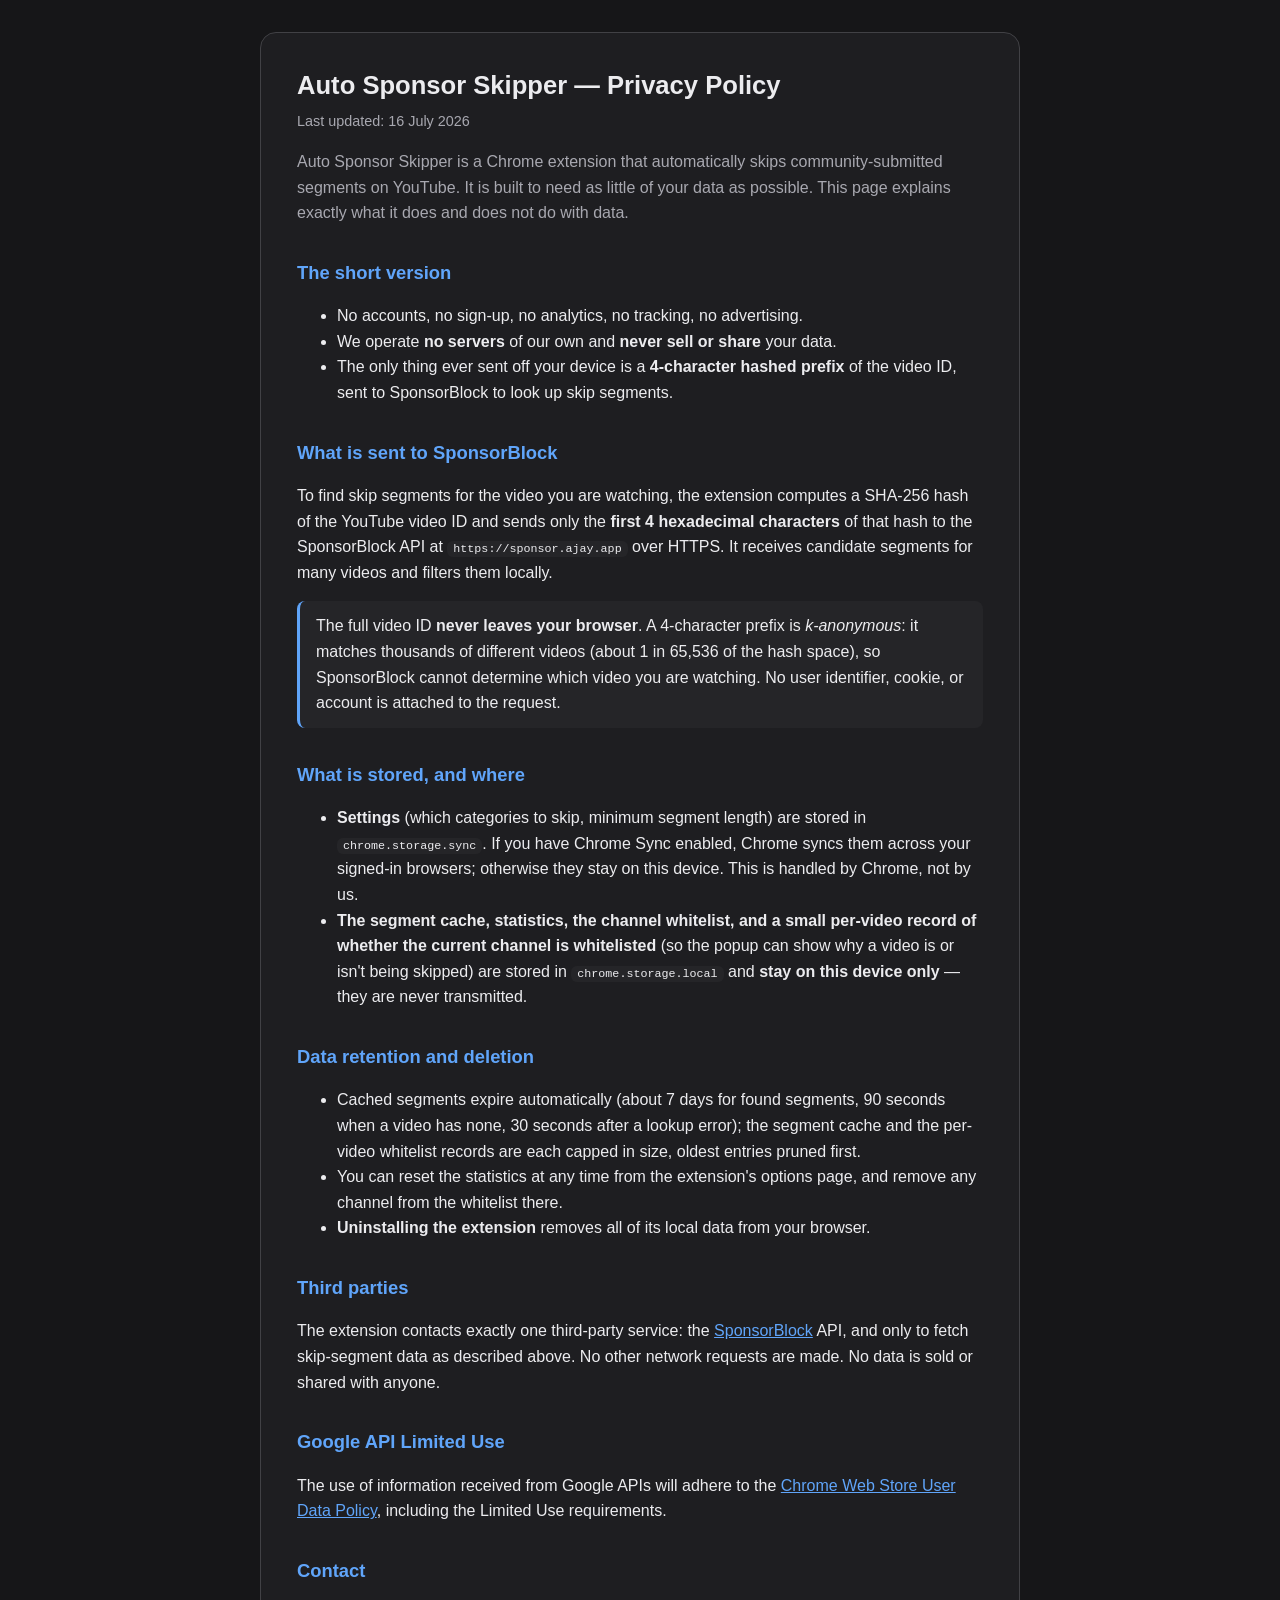
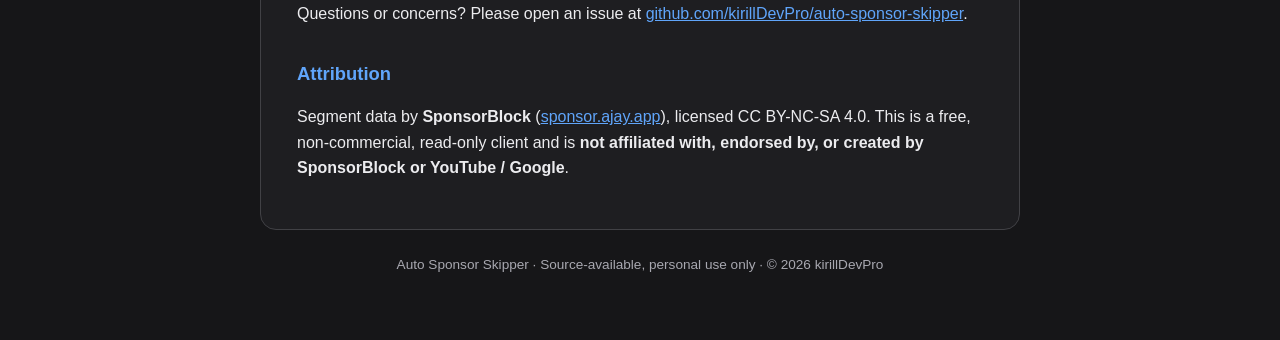
<file: docs/index.html>
<!DOCTYPE html>
<html lang="en">
<head>
<meta charset="utf-8">
<meta name="viewport" content="width=device-width, initial-scale=1">
<title>Auto Sponsor Skipper — Privacy Policy</title>
<style>
  :root {
    color-scheme: dark;
    --primary: #60A5FA;
    --bg: #161618;
    --surface: #1E1E21;
    --card: #252528;
    --on-surface: #ECECEF;
    --muted: #A8A8B0;
    --outline: #414145;
  }
  * { box-sizing: border-box; }
  body {
    margin: 0;
    padding: 32px 16px 64px;
    background: var(--bg);
    color: var(--on-surface);
    font-family: 'Google Sans', 'Roboto', -apple-system, BlinkMacSystemFont, 'Segoe UI', sans-serif;
    line-height: 1.6;
  }
  main {
    max-width: 760px;
    margin: 0 auto;
    background: var(--surface);
    border: 1px solid var(--outline);
    border-radius: 16px;
    padding: 32px 36px;
  }
  h1 { font-size: 1.6rem; margin: 0 0 4px; }
  h2 { font-size: 1.15rem; margin: 32px 0 8px; color: var(--primary); }
  a { color: var(--primary); }
  .updated { color: var(--muted); font-size: 0.9rem; margin: 0 0 16px; }
  .lead { color: var(--muted); }
  code { background: var(--card); padding: 1px 6px; border-radius: 6px; font-size: 0.9em; }
  .note { background: var(--card); border-left: 3px solid var(--primary); padding: 12px 16px; border-radius: 8px; margin: 16px 0; }
  footer { max-width: 760px; margin: 24px auto 0; color: var(--muted); font-size: 0.85rem; text-align: center; }
</style>
</head>
<body>
<main>
  <h1>Auto Sponsor Skipper — Privacy Policy</h1>
  <p class="updated">Last updated: 16 July 2026</p>
  <p class="lead">Auto Sponsor Skipper is a Chrome extension that automatically skips community-submitted segments on YouTube. It is built to need as little of your data as possible. This page explains exactly what it does and does not do with data.</p>

  <h2>The short version</h2>
  <ul>
    <li>No accounts, no sign-up, no analytics, no tracking, no advertising.</li>
    <li>We operate <strong>no servers</strong> of our own and <strong>never sell or share</strong> your data.</li>
    <li>The only thing ever sent off your device is a <strong>4-character hashed prefix</strong> of the video ID, sent to SponsorBlock to look up skip segments.</li>
  </ul>

  <h2>What is sent to SponsorBlock</h2>
  <p>To find skip segments for the video you are watching, the extension computes a SHA-256 hash of the YouTube video ID and sends only the <strong>first 4 hexadecimal characters</strong> of that hash to the SponsorBlock API at <code>https://sponsor.ajay.app</code> over HTTPS. It receives candidate segments for many videos and filters them locally.</p>
  <div class="note">The full video ID <strong>never leaves your browser</strong>. A 4-character prefix is <em>k-anonymous</em>: it matches thousands of different videos (about 1 in 65,536 of the hash space), so SponsorBlock cannot determine which video you are watching. No user identifier, cookie, or account is attached to the request.</div>

  <h2>What is stored, and where</h2>
  <ul>
    <li><strong>Settings</strong> (which categories to skip, minimum segment length) are stored in <code>chrome.storage.sync</code>. If you have Chrome Sync enabled, Chrome syncs them across your signed-in browsers; otherwise they stay on this device. This is handled by Chrome, not by us.</li>
    <li><strong>The segment cache, statistics, the channel whitelist, and a small per-video record of whether the current channel is whitelisted</strong> (so the popup can show why a video is or isn't being skipped) are stored in <code>chrome.storage.local</code> and <strong>stay on this device only</strong> — they are never transmitted.</li>
  </ul>

  <h2>Data retention and deletion</h2>
  <ul>
    <li>Cached segments expire automatically (about 7 days for found segments, 90 seconds when a video has none, 30 seconds after a lookup error); the segment cache and the per-video whitelist records are each capped in size, oldest entries pruned first.</li>
    <li>You can reset the statistics at any time from the extension's options page, and remove any channel from the whitelist there.</li>
    <li><strong>Uninstalling the extension</strong> removes all of its local data from your browser.</li>
  </ul>

  <h2>Third parties</h2>
  <p>The extension contacts exactly one third-party service: the <a href="https://sponsor.ajay.app">SponsorBlock</a> API, and only to fetch skip-segment data as described above. No other network requests are made. No data is sold or shared with anyone.</p>

  <h2>Google API Limited Use</h2>
  <p>The use of information received from Google APIs will adhere to the <a href="https://developer.chrome.com/docs/webstore/program-policies/limited-use">Chrome Web Store User Data Policy</a>, including the Limited Use requirements.</p>

  <h2>Contact</h2>
  <p>Questions or concerns? Please open an issue at <a href="https://github.com/kirillDevPro/auto-sponsor-skipper">github.com/kirillDevPro/auto-sponsor-skipper</a>.</p>

  <h2>Attribution</h2>
  <p>Segment data by <strong>SponsorBlock</strong> (<a href="https://sponsor.ajay.app">sponsor.ajay.app</a>), licensed CC BY-NC-SA 4.0. This is a free, non-commercial, read-only client and is <strong>not affiliated with, endorsed by, or created by SponsorBlock or YouTube / Google</strong>.</p>
</main>
<footer>Auto Sponsor Skipper · Source-available, personal use only · © 2026 kirillDevPro</footer>
</body>
</html>
</file>
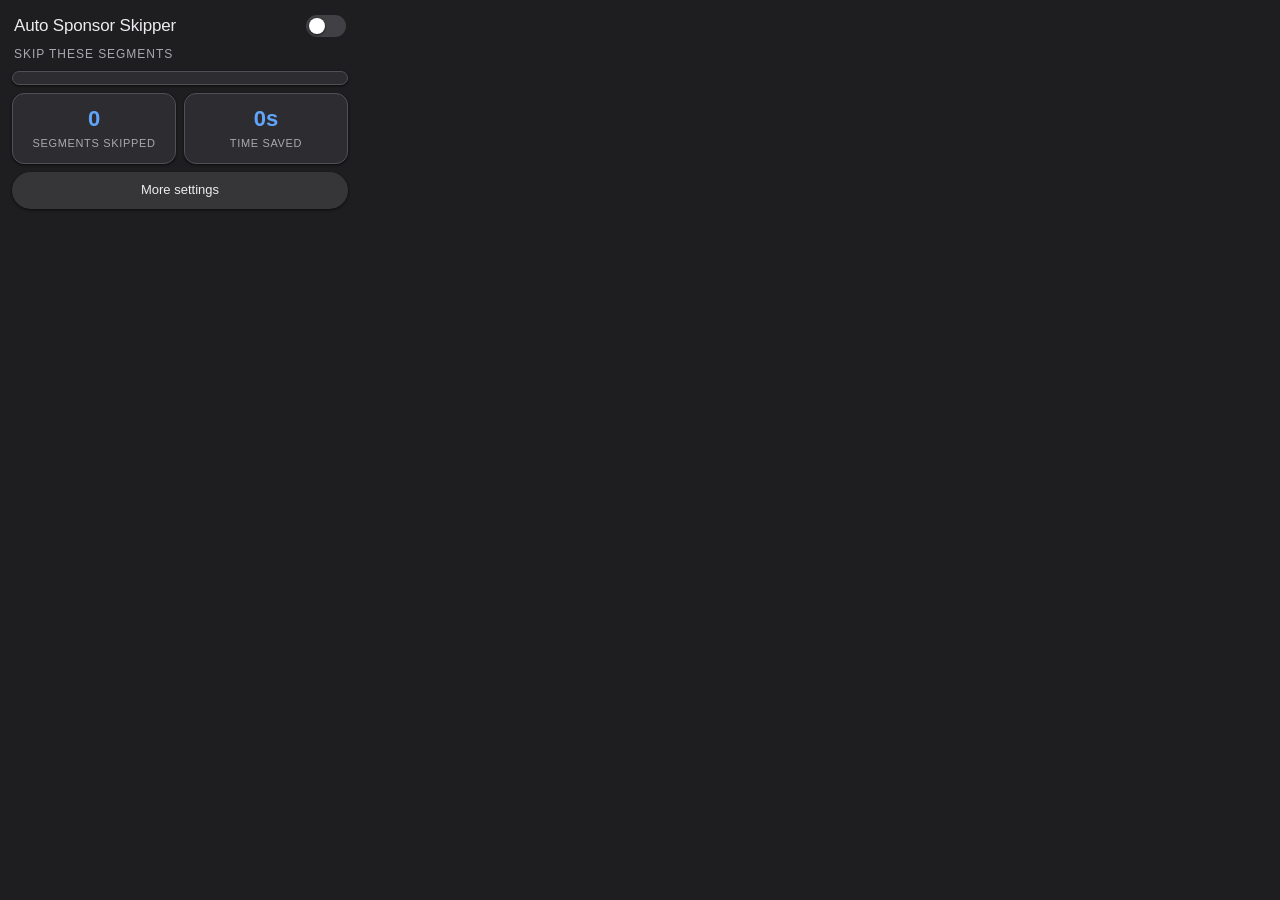
<file: popup/popup.html>
<!doctype html>
<html>
  <head>
    <meta charset="utf-8" />
    <link rel="stylesheet" href="popup.css" />
  </head>
  <body>
    <header>
      <h1 data-i18n="extName">Auto Sponsor Skipper</h1>
      <label class="switch" data-i18n-title="popup_enabled">
        <input type="checkbox" id="enabled" />
        <span class="slider"></span>
      </label>
    </header>

    <p id="video-status" class="video-status" hidden></p>

    <h2 data-i18n="popup_categories">Skip these segments</h2>
    <div id="categories"></div>

    <div class="counter">
      <div class="tile">
        <span class="num" id="skipped-count">0</span>
        <span class="lbl" data-i18n="popup_skipped">Segments skipped</span>
      </div>
      <div class="tile">
        <span class="num" id="saved-time">0s</span>
        <span class="lbl" data-i18n="popup_time_saved">Time saved</span>
      </div>
    </div>

    <footer>
      <button class="link" id="open-settings" data-i18n="popup_open_settings">More settings</button>
    </footer>

    <script type="module" src="popup.js"></script>
  </body>
</html>
</file>
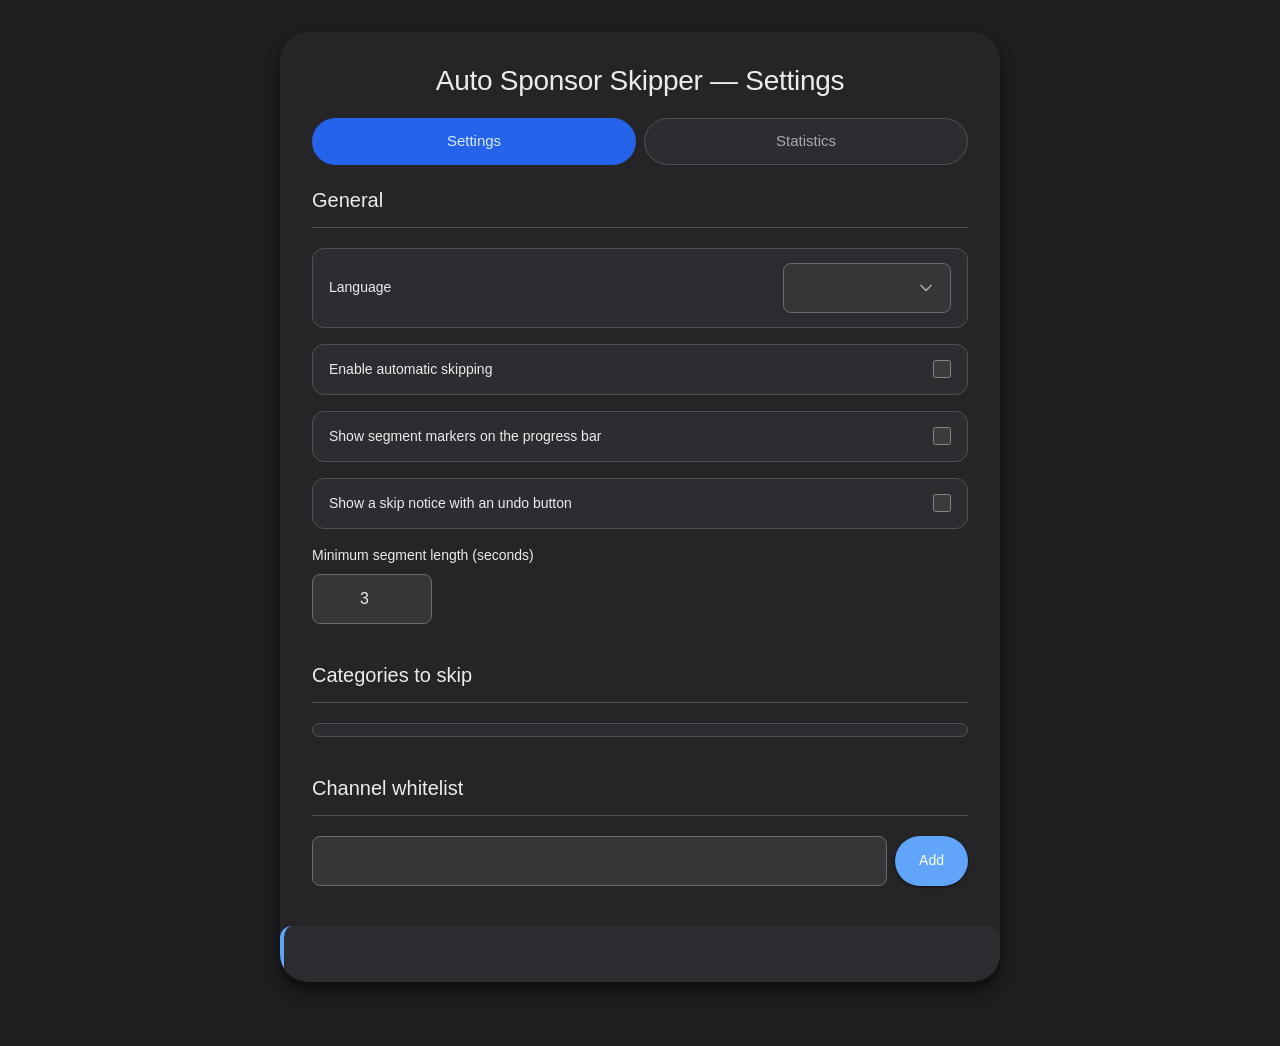
<file: settings/settings.html>
<!doctype html>
<html>
  <head>
    <meta charset="utf-8" />
    <link rel="stylesheet" href="settings.css" />
  </head>
  <body>
    <main>
      <h1 data-i18n="settings_title">Auto Sponsor Skipper — Settings</h1>

      <nav class="tabs" role="tablist">
        <button class="tab active" id="tab-settings" data-tab="settings" role="tab"
                aria-selected="true" aria-controls="panel-settings" data-i18n="tab_settings">Settings</button>
        <button class="tab" id="tab-statistics" data-tab="statistics" role="tab"
                aria-selected="false" aria-controls="panel-statistics" data-i18n="tab_statistics">Statistics</button>
      </nav>

      <div class="tab-panel active" id="panel-settings" data-panel="settings" role="tabpanel" aria-labelledby="tab-settings">
        <section>
          <h2 data-i18n="settings_general">General</h2>
          <div class="field">
            <label class="block" for="ui-language" data-i18n="settings_language">Language</label>
            <select id="ui-language"></select>
          </div>
          <div class="field">
            <label class="block" for="enabled" data-i18n="settings_enabled">Enable automatic skipping</label>
            <input type="checkbox" id="enabled" />
          </div>
          <div class="field">
            <label class="block" for="show-timeline-markers" data-i18n="settings_timeline_markers">Show segment markers on the progress bar</label>
            <input type="checkbox" id="show-timeline-markers" />
          </div>
          <div class="field">
            <label class="block" for="show-skip-notice" data-i18n="settings_skip_notice">Show a skip notice with an undo button</label>
            <input type="checkbox" id="show-skip-notice" />
          </div>
          <div>
            <label class="block" for="min-length" data-i18n="settings_min_length">Minimum segment length (seconds)</label>
            <div class="hint" data-i18n="settings_min_length_hint"></div>
            <input type="number" id="min-length" min="0" step="1" value="3" />
            <span class="saved" id="general-saved" data-i18n="settings_saved">Saved</span>
          </div>
        </section>

        <section>
          <h2 data-i18n="settings_categories">Categories to skip</h2>
          <div id="categories"></div>
        </section>

        <section>
          <h2 data-i18n="settings_whitelist">Channel whitelist</h2>
          <div class="hint" data-i18n="settings_whitelist_hint"></div>
          <div class="wl-add">
            <input type="text" id="wl-input" data-i18n-placeholder="settings_whitelist_placeholder" />
            <button id="wl-add" data-i18n="settings_whitelist_add">Add</button>
          </div>
          <ul class="wl" id="wl-list"></ul>
        </section>

        <section class="about">
          <p data-i18n="attribution"></p>
          <p data-i18n="not_affiliated"></p>
          <p data-i18n="privacy_note"></p>
        </section>
      </div>

      <div class="tab-panel" id="panel-statistics" data-panel="statistics" role="tabpanel" aria-labelledby="tab-statistics">
        <section>
          <h2 data-i18n="settings_stats">Statistics</h2>
          <div class="stats">
            <div class="stat"><div class="num" id="stat-count">0</div><div class="lbl" data-i18n="settings_stats_count">Segments skipped</div></div>
            <div class="stat"><div class="num" id="stat-time">0s</div><div class="lbl" data-i18n="settings_stats_time">Time saved</div></div>
          </div>
          <button class="secondary" id="stat-reset" data-i18n="settings_stats_reset">Reset statistics</button>
        </section>
      </div>
    </main>

    <script type="module" src="settings.js"></script>
  </body>
</html>
</file>
<file: popup/popup.css>
/* ============================================
   POPUP STYLES - MATERIAL DESIGN 3 (dark only)
   Shared visual language with "Pages Auto Updater":
   one fixed dark palette, blue primary, pill buttons,
   elevated surface cards.
   ============================================ */

:root {
  color-scheme: dark;

  /* Primary */
  --md-sys-color-primary: #60A5FA;
  --md-sys-color-on-primary: #FFFFFF;
  --md-sys-color-primary-container: #2563EB;
  --md-sys-color-on-primary-container: #DBEAFE;

  /* Surface */
  --md-sys-color-surface: #1E1E21;
  --md-sys-color-surface-container-lowest: #161618;
  --md-sys-color-surface-container-low: #252528;
  --md-sys-color-surface-container: #2D2D31;
  --md-sys-color-surface-container-high: #363639;
  --md-sys-color-surface-container-highest: #414145;
  --md-sys-color-on-surface: #ECECEF;
  --md-sys-color-on-surface-variant: #A8A8B0;

  /* Outline */
  --md-sys-color-outline: #6B6B75;
  --md-sys-color-outline-variant: #505058;

  /* Elevation shadows */
  --md-sys-elevation-1: 0 1px 3px rgba(0, 0, 0, 0.4), 0 1px 2px rgba(0, 0, 0, 0.3);
  --md-sys-elevation-2: 0 4px 6px rgba(0, 0, 0, 0.4), 0 2px 4px rgba(0, 0, 0, 0.3);

  /* Motion */
  --md-sys-motion-easing-standard: cubic-bezier(0.2, 0, 0, 1);
  --md-sys-motion-duration-short: 150ms;

  /* Shape */
  --md-sys-shape-corner-small: 8px;
  --md-sys-shape-corner-medium: 12px;
  --md-sys-shape-corner-full: 100px;
}

* { box-sizing: border-box; }

html, body {
  height: auto;
  overflow: hidden;
}

body {
  width: 360px;
  margin: 0;
  padding: 12px;
  font-family: 'Google Sans', 'Roboto', -apple-system, BlinkMacSystemFont, 'Segoe UI', sans-serif;
  font-size: 13px;
  line-height: 1.4;
  color: var(--md-sys-color-on-surface);
  background-color: var(--md-sys-color-surface);
  -webkit-font-smoothing: antialiased;
  display: flex;
  flex-direction: column;
  gap: 8px;
}

/* === HEADER === */
header {
  display: flex;
  align-items: center;
  justify-content: space-between;
  gap: 8px;
  padding: 2px 2px 0;
  margin: 0;
}

header h1 {
  font-size: 1.0625rem;
  font-weight: 500;
  margin: 0;
  letter-spacing: -0.01em;
  color: var(--md-sys-color-on-surface);
}

/* === MASTER TOGGLE SWITCH === */
.switch {
  position: relative;
  display: inline-block;
  width: 40px;
  height: 22px;
  flex: none;
}

.switch input {
  opacity: 0;
  width: 0;
  height: 0;
}

.slider {
  position: absolute;
  inset: 0;
  cursor: pointer;
  border-radius: var(--md-sys-shape-corner-full);
  background-color: var(--md-sys-color-surface-container-highest);
  transition: background-color var(--md-sys-motion-duration-short) var(--md-sys-motion-easing-standard);
}

.slider::before {
  content: "";
  position: absolute;
  height: 16px;
  width: 16px;
  left: 3px;
  top: 3px;
  background-color: #FFFFFF;
  border-radius: 50%;
  box-shadow: var(--md-sys-elevation-1);
  transition: transform var(--md-sys-motion-duration-short) var(--md-sys-motion-easing-standard);
}

.switch input:checked + .slider { background-color: var(--md-sys-color-primary); }
.switch input:checked + .slider::before { transform: translateX(18px); }

/* === SECTION HEADING === */
h2 {
  font-size: 0.75rem;
  font-weight: 500;
  color: var(--md-sys-color-on-surface-variant);
  margin: 0;
  padding: 0 2px;
  text-transform: uppercase;
  letter-spacing: 0.08em;
}

/* === VIDEO STATUS LINE (current tab's SponsorBlock status) === */
.video-status {
  background-color: var(--md-sys-color-surface-container);
  border: 1px solid var(--md-sys-color-outline-variant);
  border-radius: var(--md-sys-shape-corner-medium);
  box-shadow: var(--md-sys-elevation-1);
  margin: 0;
  padding: 8px 12px;
  font-size: 0.8125rem;
  color: var(--md-sys-color-on-surface-variant);
}

/* === CATEGORIES CARD === */
#categories {
  background-color: var(--md-sys-color-surface-container);
  border: 1px solid var(--md-sys-color-outline-variant);
  border-radius: var(--md-sys-shape-corner-medium);
  box-shadow: var(--md-sys-elevation-1);
  padding: 6px 12px;
}

.cat {
  display: flex;
  align-items: center;
  gap: 10px;
  padding: 6px 0;
}

.cat input[type="checkbox"] {
  width: 16px;
  height: 16px;
  margin: 0;
  accent-color: var(--md-sys-color-primary);
  cursor: pointer;
}

/* Category color dot — fill set inline from CATEGORIES[].color (matches the
   timeline marker). Kept in sync with settings/settings.css .cat-dot. */
.cat-dot {
  flex: 0 0 auto;
  width: 10px;
  height: 10px;
  border-radius: 50%;
}

.cat label {
  flex: 1;
  font-size: 0.8125rem;
  color: var(--md-sys-color-on-surface);
  cursor: pointer;
}

/* === STAT TILES (segments skipped | time saved) === */
.counter {
  display: grid;
  grid-template-columns: repeat(2, 1fr);
  gap: 8px;
}

.tile {
  background-color: var(--md-sys-color-surface-container);
  border: 1px solid var(--md-sys-color-outline-variant);
  border-radius: var(--md-sys-shape-corner-medium);
  box-shadow: var(--md-sys-elevation-1);
  padding: 12px 10px;
  display: flex;
  flex-direction: column;
  align-items: center;
  gap: 4px;
  text-align: center;
}

.tile .num {
  font-size: 1.375rem;
  font-weight: 600;
  color: var(--md-sys-color-primary);
  font-variant-numeric: tabular-nums;
  line-height: 1.2;
}

.tile .lbl {
  color: var(--md-sys-color-on-surface-variant);
  font-size: 0.6875rem;
  font-weight: 500;
  text-transform: uppercase;
  letter-spacing: 0.06em;
}

/* === FOOTER (MD3 tonal button) === */
footer {
  margin: 0;
  padding: 0;
}

button.link {
  display: block;
  width: 100%;
  font: inherit;
  font-size: 0.8125rem;
  font-weight: 500;
  padding: 9px 16px;
  border: none;
  border-radius: var(--md-sys-shape-corner-full);
  background-color: var(--md-sys-color-surface-container-high);
  color: var(--md-sys-color-on-surface);
  cursor: pointer;
  text-decoration: none;
  box-shadow: var(--md-sys-elevation-1);
  transition: background-color var(--md-sys-motion-duration-short) var(--md-sys-motion-easing-standard),
              box-shadow var(--md-sys-motion-duration-short) var(--md-sys-motion-easing-standard);
}

button.link:hover {
  background-color: var(--md-sys-color-surface-container-highest);
  box-shadow: var(--md-sys-elevation-2);
}

button.link:active { transform: scale(0.99); }

/* === DISABLED (master off) === */
body.disabled #categories,
body.disabled .counter {
  opacity: 0.5;
}
</file>
<file: settings/settings.css>
/* ============================================
   SETTINGS STYLES - MATERIAL DESIGN 3 (dark only)
   Shared visual language with "Pages Auto Updater":
   one fixed dark palette, blue primary, pill buttons,
   an elevated container card with bordered section headings.
   ============================================ */

:root {
  color-scheme: dark;

  /* Primary */
  --md-sys-color-primary: #60A5FA;
  --md-sys-color-on-primary: #FFFFFF;
  --md-sys-color-primary-container: #2563EB;
  --md-sys-color-on-primary-container: #DBEAFE;

  /* Surface */
  --md-sys-color-surface: #1E1E21;
  --md-sys-color-surface-container-lowest: #161618;
  --md-sys-color-surface-container-low: #252528;
  --md-sys-color-surface-container: #2D2D31;
  --md-sys-color-surface-container-high: #363639;
  --md-sys-color-surface-container-highest: #414145;
  --md-sys-color-on-surface: #ECECEF;
  --md-sys-color-on-surface-variant: #A8A8B0;

  /* Outline */
  --md-sys-color-outline: #6B6B75;
  --md-sys-color-outline-variant: #505058;

  /* Semantic */
  --md-sys-color-error: #EF4444;
  --md-sys-color-on-error: #FFFFFF;

  /* Elevation shadows */
  --md-sys-elevation-1: 0 1px 3px rgba(0, 0, 0, 0.4), 0 1px 2px rgba(0, 0, 0, 0.3);
  --md-sys-elevation-2: 0 4px 6px rgba(0, 0, 0, 0.4), 0 2px 4px rgba(0, 0, 0, 0.3);
  --md-sys-elevation-3: 0 10px 15px rgba(0, 0, 0, 0.4), 0 4px 6px rgba(0, 0, 0, 0.3);

  /* Motion */
  --md-sys-motion-easing-standard: cubic-bezier(0.2, 0, 0, 1);
  --md-sys-motion-duration-short: 150ms;

  /* Shape */
  --md-sys-shape-corner-small: 8px;
  --md-sys-shape-corner-medium: 12px;
  --md-sys-shape-corner-large: 16px;
  --md-sys-shape-corner-extra-large: 28px;
  --md-sys-shape-corner-full: 100px;
}

* { box-sizing: border-box; }

body {
  margin: 0;
  padding: 32px 16px 64px;
  font-family: 'Google Sans', 'Roboto', -apple-system, BlinkMacSystemFont, 'Segoe UI', sans-serif;
  font-size: 14px;
  line-height: 1.5;
  color: var(--md-sys-color-on-surface);
  background-color: var(--md-sys-color-surface);
  -webkit-font-smoothing: antialiased;
}

/* === CONTAINER CARD === */
main {
  max-width: 720px;
  margin: 0 auto;
  background-color: var(--md-sys-color-surface-container-low);
  border-radius: var(--md-sys-shape-corner-extra-large);
  box-shadow: var(--md-sys-elevation-3);
  overflow: hidden;
  padding: 0;
}

h1 {
  font-size: 1.75rem;
  font-weight: 400;
  text-align: center;
  margin: 0;
  padding: 28px 32px 12px;
  color: var(--md-sys-color-on-surface);
  letter-spacing: -0.01em;
}

/* === TABS (Settings | Statistics) === */
.tabs {
  display: flex;
  gap: 8px;
  padding: 4px 32px 8px;
}

.tab {
  flex: 1;
  font: inherit;
  font-size: 0.9375rem;
  font-weight: 500;
  padding: 11px 16px;
  border: 1px solid var(--md-sys-color-outline-variant);
  border-radius: var(--md-sys-shape-corner-full);
  background-color: var(--md-sys-color-surface-container);
  color: var(--md-sys-color-on-surface-variant);
  cursor: pointer;
  box-shadow: none;
  transition: background-color var(--md-sys-motion-duration-short) var(--md-sys-motion-easing-standard),
              color var(--md-sys-motion-duration-short) var(--md-sys-motion-easing-standard);
}

/* Neutralize the global button ripple overlay for the tab chips. */
.tab::before { display: none; }

.tab:hover {
  background-color: var(--md-sys-color-surface-container-high);
  box-shadow: none;
}

.tab.active {
  background-color: var(--md-sys-color-primary-container);
  color: var(--md-sys-color-on-primary-container);
  border-color: transparent;
}

.tab.active:hover { background-color: var(--md-sys-color-primary-container); }

/* === TAB PANELS === */
.tab-panel { display: none; }
.tab-panel.active { display: block; }

/* === SECTIONS === */
section {
  padding: 12px 32px 24px;
  margin: 0;
}

section:last-child {
  padding-bottom: 32px;
}

section h2 {
  font-size: 1.25rem;
  font-weight: 500;
  color: var(--md-sys-color-on-surface);
  margin: 0 0 20px;
  padding-bottom: 12px;
  border-bottom: 1px solid var(--md-sys-color-outline-variant);
}

/* === LABELS & HINTS === */
label.block {
  display: block;
  margin-bottom: 8px;
  font-weight: 500;
  font-size: 0.875rem;
  color: var(--md-sys-color-on-surface);
}

.hint {
  color: var(--md-sys-color-on-surface-variant);
  font-size: 0.8125rem;
  margin: 2px 0 8px;
  line-height: 1.4;
}

/* === ENABLE ROW (checkbox card) === */
.field {
  display: flex;
  align-items: center;
  justify-content: space-between;
  gap: 16px;
  padding: 14px 16px;
  margin-bottom: 16px;
  background-color: var(--md-sys-color-surface-container);
  border: 1px solid var(--md-sys-color-outline-variant);
  border-radius: var(--md-sys-shape-corner-medium);
  transition: background-color var(--md-sys-motion-duration-short) var(--md-sys-motion-easing-standard),
              border-color var(--md-sys-motion-duration-short) var(--md-sys-motion-easing-standard);
}

.field:hover {
  background-color: var(--md-sys-color-surface-container-high);
  border-color: var(--md-sys-color-outline);
}

.field label.block {
  flex: 1;
  margin-bottom: 0;
  cursor: pointer;
}

/* === INPUTS (MD3 outlined, filled surface in dark) === */
input[type="number"],
input[type="text"] {
  font: inherit;
  font-size: 1rem;
  color: var(--md-sys-color-on-surface);
  background-color: var(--md-sys-color-surface-container-high);
  border: 1px solid var(--md-sys-color-outline);
  border-radius: var(--md-sys-shape-corner-small);
  padding: 12px 14px;
  transition: border-color var(--md-sys-motion-duration-short) var(--md-sys-motion-easing-standard);
}

input[type="number"]:hover,
input[type="text"]:hover {
  border-color: var(--md-sys-color-on-surface);
}

input[type="number"]:focus,
input[type="text"]:focus {
  outline: none;
  border-color: var(--md-sys-color-primary);
  border-width: 2px;
  padding: 11px 13px;
}

/* Language selector — MD3 outlined field with a custom chevron (native arrow
   removed via appearance:none; the chevron is an inline data-URI SVG so no
   external asset / web_accessible_resource is needed). */
select {
  font: inherit;
  font-size: 1rem;
  color: var(--md-sys-color-on-surface);
  background-color: var(--md-sys-color-surface-container-high);
  border: 1px solid var(--md-sys-color-outline);
  border-radius: var(--md-sys-shape-corner-small);
  padding: 12px 42px 12px 14px;
  min-width: 168px;
  cursor: pointer;
  appearance: none;
  -webkit-appearance: none;
  background-image: url("data:image/svg+xml,%3Csvg xmlns='http://www.w3.org/2000/svg' width='20' height='20' viewBox='0 0 24 24' fill='none' stroke='%23A8A8B0' stroke-width='2' stroke-linecap='round' stroke-linejoin='round'%3E%3Cpolyline points='6 9 12 15 18 9'/%3E%3C/svg%3E");
  background-repeat: no-repeat;
  background-position: right 14px center;
  transition: border-color var(--md-sys-motion-duration-short) var(--md-sys-motion-easing-standard);
}

select:hover { border-color: var(--md-sys-color-on-surface); }

select:focus {
  outline: none;
  border-color: var(--md-sys-color-primary);
  border-width: 2px;
  padding: 11px 41px 11px 13px;
}

input[type="number"] {
  width: 120px;
  text-align: center;
}

input[type="checkbox"] {
  width: 18px;
  height: 18px;
  margin: 0;
  flex-shrink: 0;
  accent-color: var(--md-sys-color-primary);
  cursor: pointer;
}

/* === CATEGORIES CARD === */
#categories {
  background-color: var(--md-sys-color-surface-container);
  border: 1px solid var(--md-sys-color-outline-variant);
  border-radius: var(--md-sys-shape-corner-medium);
  padding: 6px 16px;
}

.cat {
  display: flex;
  align-items: center;
  gap: 12px;
  padding: 8px 0;
}

/* Category color dot — fill set inline from CATEGORIES[].color (matches the
   timeline marker). Kept in sync with popup/popup.css .cat-dot. */
.cat-dot {
  flex: 0 0 auto;
  width: 10px;
  height: 10px;
  border-radius: 50%;
}

.cat label {
  flex: 1;
  font-size: 0.875rem;
  color: var(--md-sys-color-on-surface);
  cursor: pointer;
}

/* === MD3 BUTTONS === */
button {
  font: inherit;
  font-size: 0.875rem;
  font-weight: 500;
  border: none;
  border-radius: var(--md-sys-shape-corner-full);
  background-color: var(--md-sys-color-primary);
  color: var(--md-sys-color-on-primary);
  padding: 12px 24px;
  cursor: pointer;
  box-shadow: var(--md-sys-elevation-1);
  transition: box-shadow var(--md-sys-motion-duration-short) var(--md-sys-motion-easing-standard),
              transform var(--md-sys-motion-duration-short) var(--md-sys-motion-easing-standard);
  position: relative;
  overflow: hidden;
}

button::before {
  content: '';
  position: absolute;
  inset: 0;
  background-color: #FFFFFF;
  opacity: 0;
  transition: opacity var(--md-sys-motion-duration-short) var(--md-sys-motion-easing-standard);
}

button:hover { box-shadow: var(--md-sys-elevation-2); }
button:hover::before { opacity: 0.08; }
button:active { transform: scale(0.98); box-shadow: var(--md-sys-elevation-1); }
button:active::before { opacity: 0.12; }

/* Tonal / secondary button */
button.secondary {
  background-color: var(--md-sys-color-surface-container-high);
  color: var(--md-sys-color-on-surface);
  box-shadow: none;
}

button.secondary::before { display: none; }
button.secondary:hover {
  background-color: var(--md-sys-color-surface-container-highest);
  box-shadow: none;
}

/* === WHITELIST === */
.wl-add {
  display: flex;
  gap: 8px;
  margin-bottom: 12px;
}

.wl-add input { flex: 1; }

ul.wl {
  list-style: none;
  padding: 0;
  margin: 0;
}

ul.wl li {
  display: flex;
  align-items: center;
  justify-content: space-between;
  gap: 12px;
  padding: 12px 16px;
  margin-bottom: 8px;
  background-color: var(--md-sys-color-surface-container);
  border: 1px solid var(--md-sys-color-outline-variant);
  border-radius: var(--md-sys-shape-corner-medium);
}

ul.wl li:last-child { margin-bottom: 0; }

ul.wl li span {
  font-family: 'Roboto Mono', ui-monospace, 'SF Mono', Consolas, monospace;
  font-size: 0.875rem;
  color: var(--md-sys-color-on-surface);
  word-break: break-all;
}

ul.wl li span.empty {
  font-family: inherit;
  color: var(--md-sys-color-on-surface-variant);
  font-style: italic;
}

ul.wl li button.secondary {
  padding: 8px 16px;
  font-size: 0.8125rem;
  flex-shrink: 0;
}

/* === STATISTICS (stat cards) === */
.stats {
  display: grid;
  grid-template-columns: repeat(2, 1fr);
  gap: 16px;
  margin-bottom: 16px;
}

.stat {
  background-color: var(--md-sys-color-surface-container);
  border: 1px solid var(--md-sys-color-outline-variant);
  border-radius: var(--md-sys-shape-corner-large);
  padding: 24px;
  text-align: center;
  box-shadow: var(--md-sys-elevation-1);
}

.stat .num {
  font-size: 2rem;
  font-weight: 600;
  color: var(--md-sys-color-primary);
  line-height: 1.2;
  margin-bottom: 4px;
  font-variant-numeric: tabular-nums;
}

.stat .lbl {
  font-size: 0.875rem;
  font-weight: 500;
  color: var(--md-sys-color-on-surface-variant);
}

.saved {
  color: var(--md-sys-color-primary);
  font-size: 0.8125rem;
  margin-left: 8px;
  opacity: 0;
  transition: opacity 0.2s var(--md-sys-motion-easing-standard);
}

.saved.show { opacity: 1; }

/* === ABOUT === */
.about {
  margin-top: 4px;
  padding: 16px;
  background-color: var(--md-sys-color-surface-container);
  border-left: 4px solid var(--md-sys-color-primary);
  border-radius: var(--md-sys-shape-corner-medium);
  color: var(--md-sys-color-on-surface-variant);
  font-size: 0.8125rem;
  line-height: 1.6;
}

.about p { margin: 0 0 8px; }
.about p:last-child { margin-bottom: 0; }

.about a {
  color: var(--md-sys-color-primary);
  text-decoration: none;
}

.about a:hover { text-decoration: underline; }
</file>
